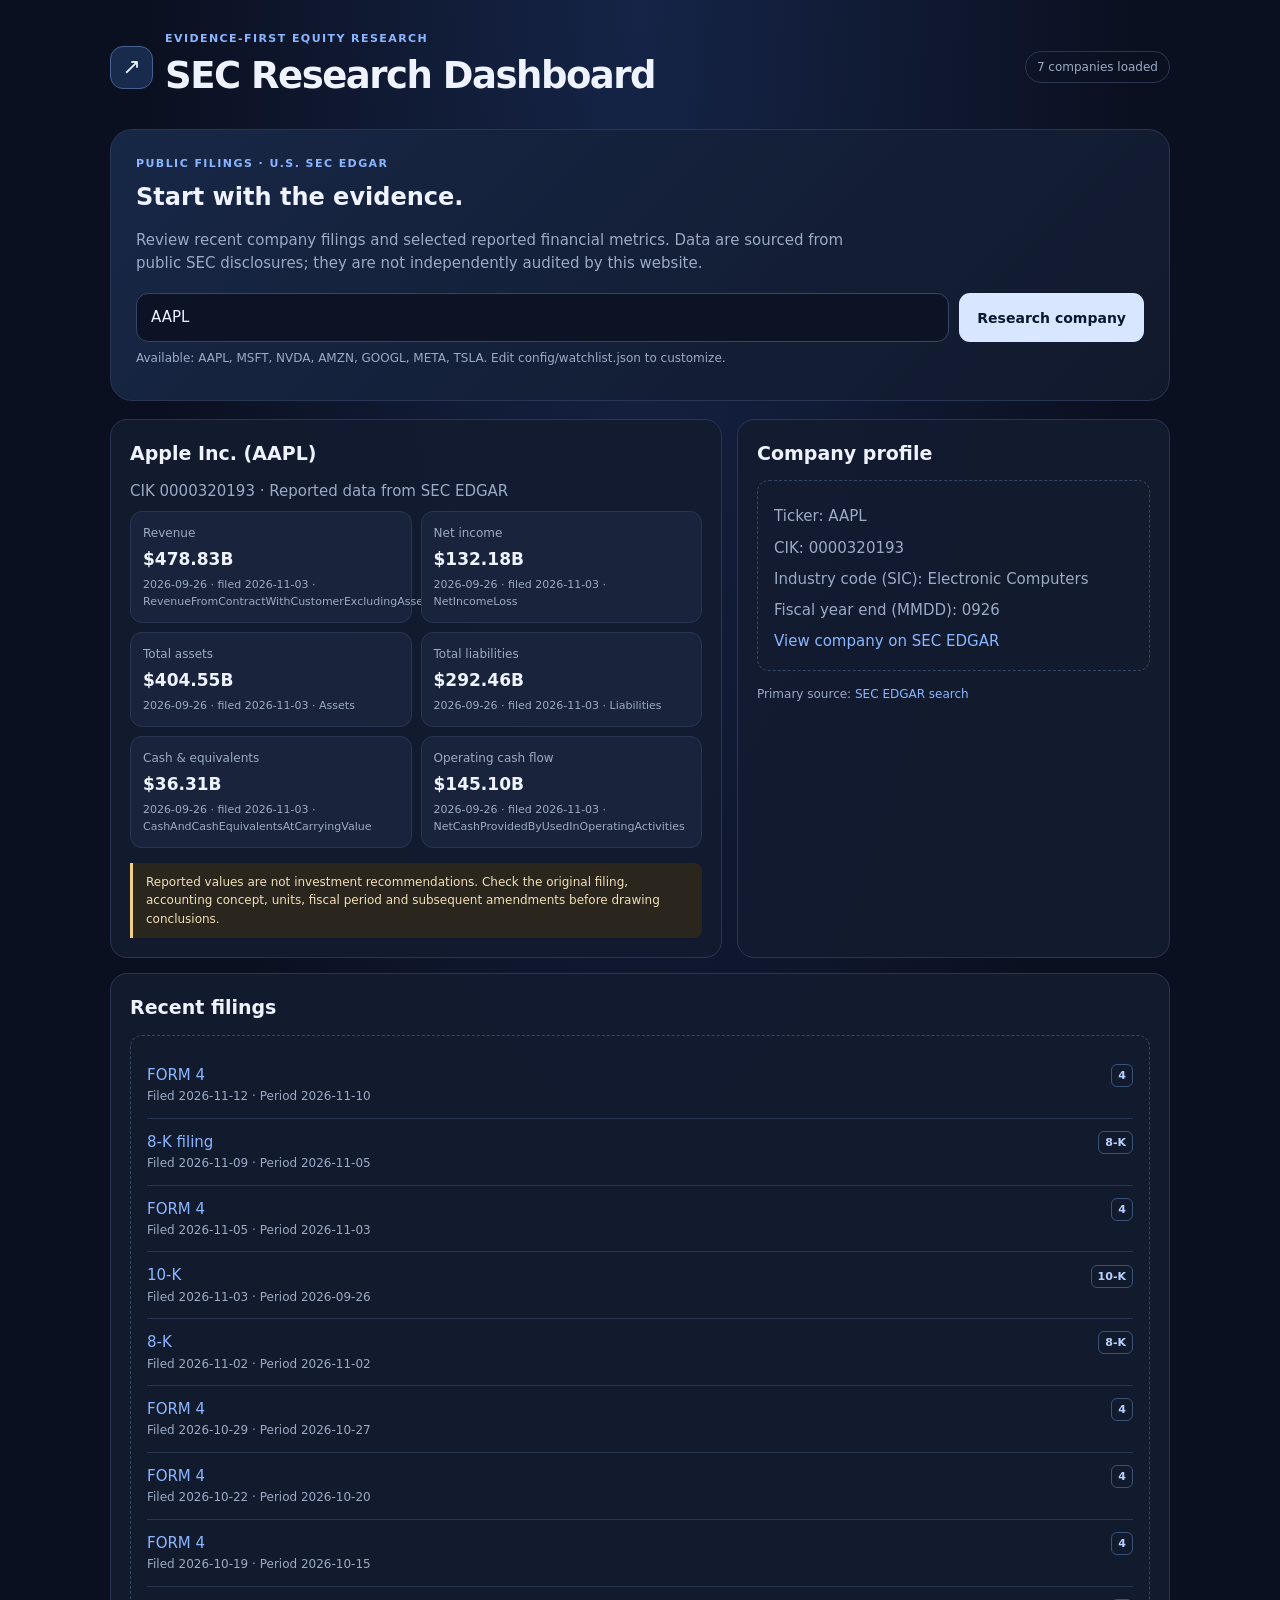
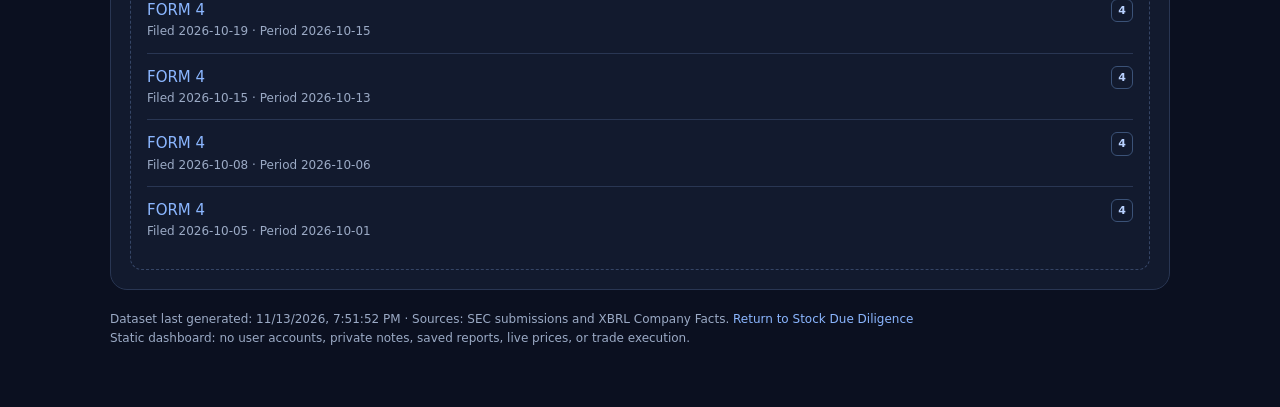
<file: site/research/index.html>
<!doctype html>
<html lang="en">
<head>
<meta charset="utf-8"><meta name="viewport" content="width=device-width,initial-scale=1">
<meta name="description" content="Evidence-first stock research using public SEC EDGAR filings and reported financial metrics.">
<title>SEC Research | Stock Due Diligence</title>
<style>
:root{color-scheme:dark;--bg:#0b1020;--panel:#131b2f;--panel2:#19243c;--line:#293653;--text:#eef3ff;--muted:#9baac5;--accent:#8bb6ff;--warn:#f2cf85}*{box-sizing:border-box}body{margin:0;background:radial-gradient(ellipse at top,#152447 0,#0b1020 55%);color:var(--text);font:15px/1.55 system-ui,-apple-system,Segoe UI,sans-serif}a{color:var(--accent);text-decoration:none}a:hover{text-decoration:underline}.wrap{max-width:1100px;margin:auto;padding:30px 20px 60px}header{display:flex;justify-content:space-between;align-items:center;gap:15px;flex-wrap:wrap;margin-bottom:25px}.brand{display:flex;align-items:center;gap:12px}.logo{display:grid;place-items:center;width:43px;height:43px;border:1px solid #46618e;background:#182b4c;border-radius:13px;font-size:22px}h1{font-size:clamp(25px,4vw,37px);letter-spacing:-.04em;margin:0}h2{font-size:19px;margin:0 0 12px}p{margin:7px 0;color:var(--muted)}.eyebrow{text-transform:uppercase;letter-spacing:.13em;color:var(--accent);font-size:11px;font-weight:700}.pill{border:1px solid var(--line);border-radius:999px;padding:6px 11px;color:var(--muted);font-size:12px}.hero{padding:25px;border:1px solid var(--line);border-radius:22px;background:linear-gradient(135deg,#172746,#11192c);margin-bottom:18px}.hero p{max-width:740px}.searchrow{display:flex;gap:10px;flex-wrap:wrap;margin-top:18px}.searchrow input{flex:1;min-width:220px;background:#0b1325;border:1px solid #354566;border-radius:12px;color:var(--text);padding:12px 14px;font:inherit}button{background:#d8e7ff;color:#0a1730;border:0;border-radius:11px;padding:12px 18px;font:600 14px system-ui;cursor:pointer}.grid{display:grid;grid-template-columns:repeat(12,minmax(0,1fr));gap:15px}.panel{background:rgba(19,27,47,.94);border:1px solid var(--line);border-radius:17px;padding:19px;min-width:0}.main{grid-column:span 7}.side{grid-column:span 5}.full{grid-column:1/-1}.metricgrid{display:grid;grid-template-columns:repeat(2,minmax(0,1fr));gap:9px}.metric{padding:12px;background:var(--panel2);border:1px solid var(--line);border-radius:12px}.label,.small{font-size:12px;color:var(--muted)}.value{font-size:17px;font-weight:650;overflow-wrap:anywhere;margin-top:4px}.period{font-size:11px;color:var(--muted);margin-top:3px}.list{display:grid}.item{padding:12px 0;border-bottom:1px solid var(--line)}.item:last-child{border:0}.itemtop{display:flex;align-items:center;justify-content:space-between;gap:10px}.form{font-size:11px;font-weight:700;border:1px solid #3b5277;border-radius:6px;padding:2px 6px;color:#b9d1ff;white-space:nowrap}.empty{padding:16px;border:1px dashed #354566;border-radius:12px;color:var(--muted)}.disclaimer{border-left:3px solid var(--warn);padding:10px 13px;background:#2a261d;border-radius:0 8px 8px 0;color:#f1dfb8;font-size:12px;margin-top:15px}.foot{margin-top:20px;color:var(--muted);font-size:12px}@media(max-width:760px){.main,.side{grid-column:1/-1}.wrap{padding:20px 13px 45px}.hero{padding:18px}.panel{padding:15px}}
</style>
</head>
<body><div class="wrap">
<header><div class="brand"><div class="logo" aria-hidden="true">↗</div><div><div class="eyebrow">Evidence-first equity research</div><h1>SEC Research Dashboard</h1></div></div><span class="pill" id="status">Loading dataset…</span></header>
<section class="hero"><div class="eyebrow">Public filings · U.S. SEC EDGAR</div><h2 style="font-size:24px;margin-top:7px">Start with the evidence.</h2><p>Review recent company filings and selected reported financial metrics. Data are sourced from public SEC disclosures; they are not independently audited by this website.</p><div class="searchrow"><input id="ticker" list="tickers" placeholder="Choose a ticker (e.g. AAPL)" autocomplete="off" aria-label="Company ticker"><datalist id="tickers"></datalist><button id="search">Research company</button></div><p class="small" id="hint">The watchlist is refreshed by a scheduled GitHub Actions workflow.</p></section>
<div class="grid"><section class="panel main"><h2 id="companyTitle">Company overview</h2><p id="companyMeta">Choose a ticker to inspect the published dataset.</p><div class="metricgrid" id="metrics"><div class="empty">Financial metrics will appear here.</div></div><div class="disclaimer">Reported values are not investment recommendations. Check the original filing, accounting concept, units, fiscal period and subsequent amendments before drawing conclusions.</div></section>
<section class="panel side"><h2>Company profile</h2><div id="profile" class="empty">Company details will appear here.</div><p class="small" style="margin-top:14px">Primary source: <a href="https://www.sec.gov/edgar/search/" target="_blank" rel="noopener noreferrer">SEC EDGAR search</a></p></section>
<section class="panel full"><h2>Recent filings</h2><div id="filings" class="empty">Select a company to show filing links.</div></section></div>
<div class="foot">Dataset last generated: <span id="updated">not loaded</span> · Sources: SEC submissions and XBRL Company Facts. <a href="../">Return to Stock Due Diligence</a><br>Static dashboard: no user accounts, private notes, saved reports, live prices, or trade execution.</div></div>
<script>
(()=>{const $=id=>document.getElementById(id);let companies=[];const labels={revenue:"Revenue",net_income:"Net income",total_assets:"Total assets",total_liabilities:"Total liabilities",cash_and_equivalents:"Cash & equivalents",operating_cash_flow:"Operating cash flow"};
function money(m){if(!m||m.value===null||m.value===undefined)return"Not available";const n=Number(m.value);if(!Number.isFinite(n))return String(m.value);const u=m.unit||"USD";if(u==="USD")return new Intl.NumberFormat("en-US",{style:"currency",currency:"USD",notation:Math.abs(n)>=1e9?"compact":"standard",maximumFractionDigits:2}).format(n);return new Intl.NumberFormat("en-US",{notation:"compact",maximumFractionDigits:2}).format(n)+" "+u}
function el(tag,cls,value){const x=document.createElement(tag);if(cls)x.className=cls;x.textContent=value??"";return x}
function render(c){if(!c){$("companyTitle").textContent="Company not found";$("companyMeta").textContent="Choose a ticker included in the current dataset.";for(const id of ["metrics","profile","filings"])$(id).replaceChildren(el("div","empty","No matching company data."));return}
$("companyTitle").textContent=c.name+" ("+c.ticker+")";$("companyMeta").textContent="CIK "+c.cik+" · Reported data from SEC EDGAR";const grid=$("metrics");grid.replaceChildren();Object.entries(labels).forEach(([k,label])=>{const m=c.metrics?.[k],card=el("div","metric","");card.append(el("div","label",label),el("div","value",money(m)),el("div","period",m?((m.period_end||"Period n/a")+" · filed "+(m.filed||"date n/a")+" · "+(m.concept||"")):"No matching annual XBRL fact"));grid.append(card)});
const p=$("profile");p.replaceChildren();[["Ticker",c.ticker],["CIK",c.cik],["Industry code (SIC)",c.sic_description||c.sic||"Not supplied"],["Fiscal year end (MMDD)",c.fiscal_year_end||"Not supplied"]].forEach(([k,v])=>{const r=el("p","",k+": "+v);r.style.margin="8px 0";p.append(r)});const sec=el("a","","View company on SEC EDGAR");sec.href=c.sec_url;sec.target="_blank";sec.rel="noopener noreferrer";p.append(sec);
const f=$("filings");f.replaceChildren();if(!c.filings?.length){f.append(el("div","empty","No matching filing metadata found."));return}const list=el("div","list","");c.filings.forEach(x=>{const item=el("div","item",""),top=el("div","itemtop",""),link=el("a","",x.description||x.form+" filing");link.href=x.url;link.target="_blank";link.rel="noopener noreferrer";top.append(link,el("span","form",x.form));item.append(top,el("div","small","Filed "+(x.filing_date||"unknown")+" · Period "+(x.report_date||"not supplied")));list.append(item)});f.append(list)}
async function init(){try{const r=await fetch("../data/research.json",{cache:"no-store"});if(!r.ok)throw Error("Dataset not published yet (HTTP "+r.status+").");const d=await r.json();companies=d.companies||[];$("status").textContent=companies.length+" companies loaded";$("updated").textContent=d.generated_at?new Date(d.generated_at).toLocaleString():"unknown";$("tickers").replaceChildren();companies.forEach(c=>{const o=document.createElement("option");o.value=c.ticker;o.label=c.name;$("tickers").append(o)});$("hint").textContent="Available: "+companies.map(c=>c.ticker).join(", ")+". Edit config/watchlist.json to customize.";if(companies.length){$("ticker").value=companies[0].ticker;render(companies[0])}}catch(e){$("status").textContent="Dataset not published";$("companyMeta").textContent=e.message;$("hint").textContent="Configure the SEC_USER_AGENT repository variable, then run the SEC refresh workflow in GitHub Actions."}}
function search(){const q=$("ticker").value.trim().toUpperCase();render(companies.find(c=>c.ticker===q||c.name.toUpperCase()===q))}$("search").addEventListener("click",search);$("ticker").addEventListener("keydown",e=>{if(e.key==="Enter")search()});init()})();
</script></body></html>
</file>
